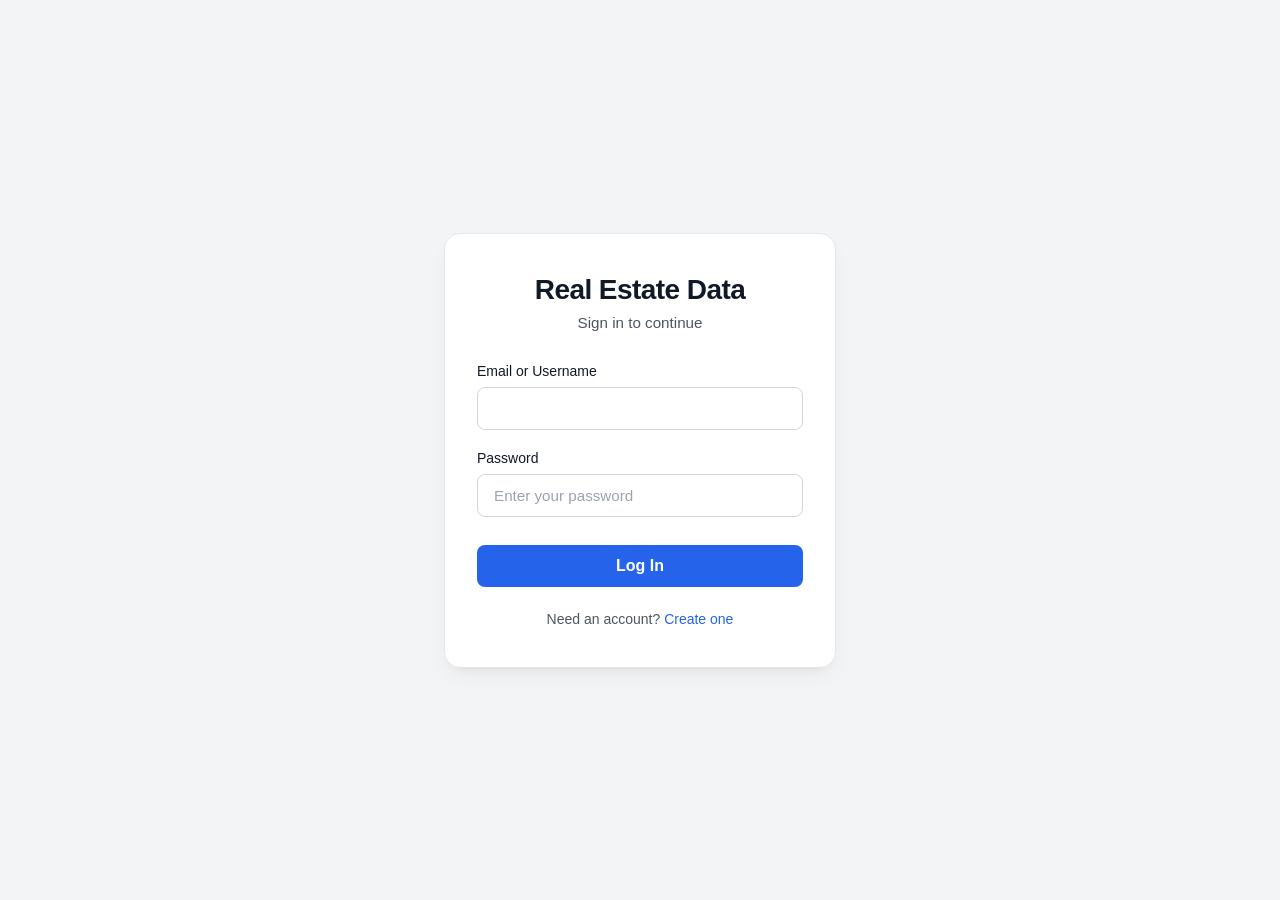
<file: index.html>
<!-- index.html -->
<!DOCTYPE html>
<html lang="en">
<head>
    <meta charset="UTF-8">
    <meta name="viewport" content="width=device-width, initial-scale=1.0">
    <title>Sign In</title>
    <link rel="stylesheet" href="styles.css">
    <script src="app.js" defer></script>
</head>
<body>

    <main class="container">
        <div class="login-card">
            <header class="card-header">
                <h1>Real Estate Data</h1>
                <p class="subtitle">Sign in to continue</p>
            </header>

            <p class="form-message" data-form-message role="status" aria-live="polite"></p>

            <form class="login-form" data-login-form>
                <div class="input-group">
                    <label for="email">Email or Username</label>
                    <input type="email" id="email" name="email" autocomplete="email" required>
                </div>

                <div class="input-group">
                    <label for="password">Password</label>
                    <input type="password" id="password" name="password" autocomplete="current-password" placeholder="Enter your password" required>
                </div>

                <button type="submit" class="submit-btn">Log In</button>
            </form>

            <footer class="card-footer">
                <span>Need an account? <a href="create_account.html">Create one</a></span>
            </footer>
        </div>
    </main>

</body>
</html>
</file>
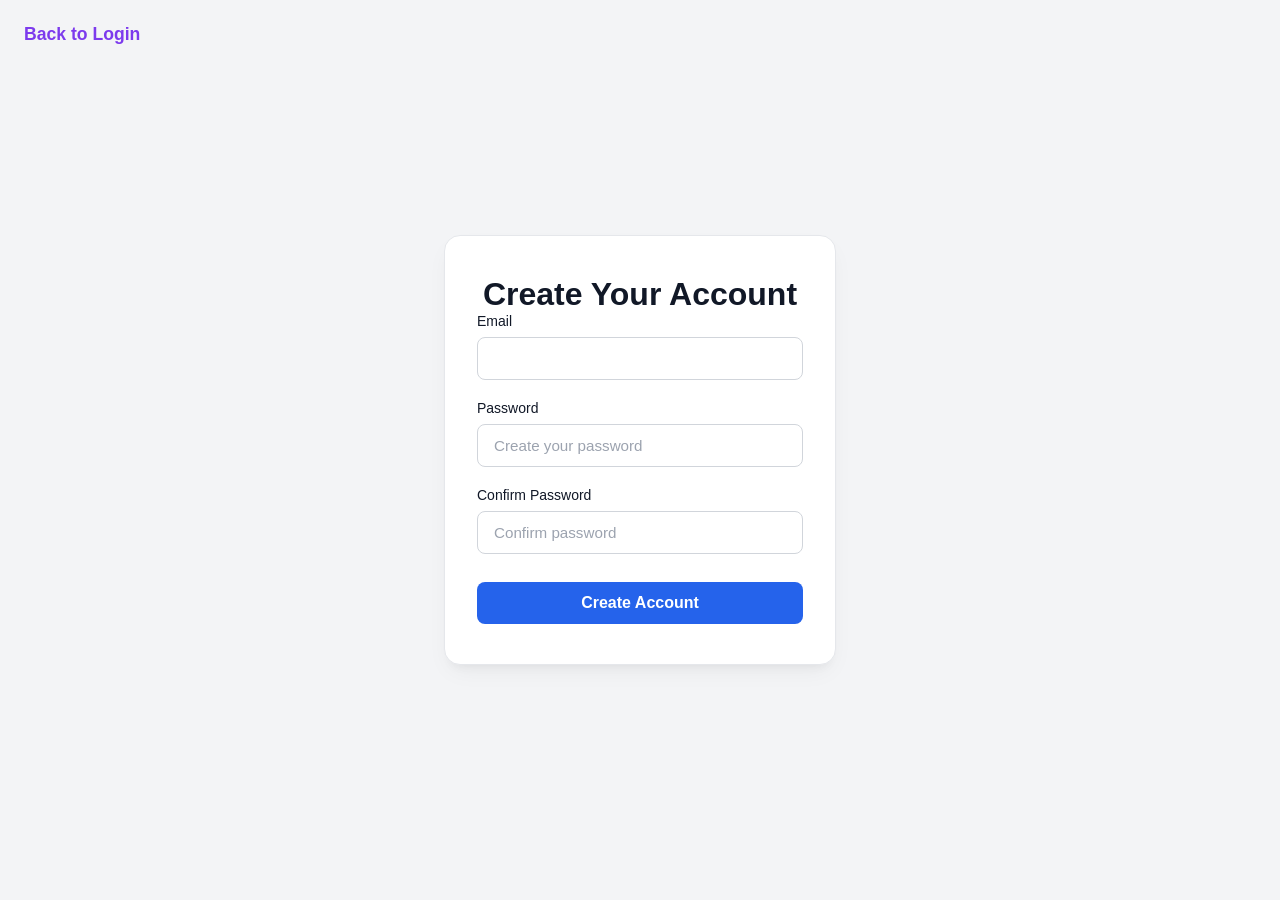
<file: create_account.html>
<!-- index.html -->
<!DOCTYPE html>
<html lang="en">
<head>
    <meta charset="UTF-8">
    <meta name="viewport" content="width=device-width, initial-scale=1.0">
    <title>Create Account</title>
    <link rel="stylesheet" href="styles.css">
    <script src="app.js" defer></script>
</head>
<body class="create-account-page">
    <nav class="landing-top-nav">
        <a href="index.html">Back to Login</a>
    </nav>
    <main class="container">
        <div class="login-card">
            <header>
                <h1>Create Your Account</h1>
            </header>

            <p class="form-message" data-form-message role="status" aria-live="polite"></p>

            <form class="login-form" data-register-form>
                <div class="input-group">
                    <label for="email">Email</label>
                    <input type="email" id="email" name="email" autocomplete="email" required>
                </div>

                <div class="input-group">
                    <label for="password">Password</label>
                    <input type="password" id="password" name="password" autocomplete="new-password" minlength="8" placeholder="Create your password" required>
                </div>

                <div class="input-group">
                    <label for="confirm-password">Confirm Password</label>
                    <input type="password" id="confirm-password" name="confirmPassword" autocomplete="new-password" minlength="8" placeholder="Confirm password" required>
                </div>
                <button type="submit" class="submit-btn">Create Account</button>
            </form>

        </div>
    </main>

</body>
</html>
</file>
<file: styles.css>
/* styles.css */
:root {
    --bg-global: #f3f4f6;
    --bg-card: #ffffff;
    --text-primary: #111827;
    --text-secondary: #4b5563;
    --text-muted: #9ca3af;
    --input-bg: #ffffff;
    --input-border: #d1d5db;
    --input-focus: #3b82f6;
    --btn-primary: #2563eb;
    --btn-hover: #1d4ed8;
    --card-shadow: 0 10px 25px -5px rgba(0, 0, 0, 0.05), 0 8px 10px -6px rgba(0, 0, 0, 0.05);
}

* {
    box-sizing: border-box;
    margin: 0;
    padding: 0;
}

body {
    background-color: var(--bg-global);
    color: var(--text-primary);
    font-family: -apple-system, BlinkMacSystemFont, "Segoe UI", Roboto, Helvetica, Arial, sans-serif;
    -webkit-font-smoothing: antialiased;
    display: flex;
    align-items: center;
    justify-content: center;
    min-height: 100vh;
    margin: 0;
}

.container {
    width: 100%;
    max-width: 440px;
    padding: 1.5rem;
}

.login-card {
    background-color: var(--bg-card);
    border: 1px solid #e5e7eb;
    border-radius: 16px;
    box-shadow: var(--card-shadow);
    padding: 2.5rem 2rem;
    text-align: center;
}

.card-header h1 {
    font-size: 1.75rem;
    font-weight: 700;
    letter-spacing: -0.02em;
    margin-bottom: 0.5rem;
}

.card-header .subtitle {
    color: var(--text-secondary);
    font-size: 0.95rem;
    margin-bottom: 2rem;
}

.login-form {
    text-align: left;
}

.input-group {
    margin-bottom: 1.25rem;
}

.input-group label {
    display: block;
    font-size: 0.875rem;
    font-weight: 500;
    margin-bottom: 0.5rem;
    color: var(--text-primary);
}

.input-group input {
    width: 100%;
    padding: 0.75rem 1rem;
    font-size: 0.95rem;
    background-color: var(--input-bg);
    border: 1px solid var(--input-border);
    border-radius: 8px;
    color: var(--text-primary);
    outline: none;
    transition: border-color 0.15s ease, box-shadow 0.15s ease;
}

.input-group input::placeholder {
    color: var(--text-muted);
}

.input-group input:focus {
    border-color: var(--input-focus);
    box-shadow: 0 0 0 3px rgba(59, 130, 246, 0.15);
}

.submit-btn {
    width: 100%;
    padding: 0.75rem;
    background-color: var(--btn-primary);
    color: #ffffff;
    border: none;
    border-radius: 8px;
    font-size: 1rem;
    font-weight: 600;
    cursor: pointer;
    margin-top: 0.5rem;
    transition: background-color 0.15s ease;
}

.submit-btn:hover {
    background-color: var(--btn-hover);
}

.submit-btn:disabled {
    cursor: wait;
    opacity: 0.7;
}

.form-message {
    min-height: 1.25rem;
    margin: 0 0 0.75rem;
    font-size: 0.875rem;
    text-align: left;
}

.form-message:empty {
    display: none;
}

.form-message[data-state="error"] {
    color: #b91c1c;
}

.form-message[data-state="success"] {
    color: #15803d;
}

.card-footer {
    margin-top: 1.5rem;
    font-size: 0.875rem;
    color: var(--text-secondary);
}

.card-footer a {
    color: var(--btn-primary);
    text-decoration: none;
    font-weight: 500;
}

.card-footer a:hover {
    text-decoration: underline;
}


.login-navbar {
    list-style-type: none;
    display: flex;
    flex-direction: row;
    justify-content: flex-start;
}


.login-navbar-item {
    margin: 10px;
}

.landing-top-nav {
    position: absolute;
    top: 24px;
    left: 24px;
}

.landing-top-nav a {
    color: #7c3aed;
    text-decoration: none;
    font-size: 1.1rem;
    font-weight: 600;
}

.dashboard-page {
    display: block;
    min-height: 100vh;
    background: #f4f6f4;
    color: #17231e;
    font-family: "Segoe UI", Tahoma, sans-serif;
}

.dashboard-header {
    height: 68px;
    padding: 0 5vw;
    display: flex;
    align-items: center;
    justify-content: space-between;
    background: #fff;
    border-bottom: 1px solid #e1e7e3;
}

.dashboard-brand,
.dashboard-exit {
    color: #173d32;
    text-decoration: none;
    font-weight: 700;
}

.dashboard-exit {
    color: #53665e;
    font-size: 0.9rem;
}

.dashboard-main {
    width: min(1440px, 100%);
    margin: 0 auto;
    padding: 42px 5vw 56px;
}

.dashboard-title-row {
    display: flex;
    align-items: end;
    justify-content: space-between;
    gap: 24px;
    margin-bottom: 26px;
}

.dashboard-eyebrow,
.filter-label {
    color: #567066;
    font-size: 0.7rem;
    font-weight: 700;
}

.dashboard-title-row h1 {
    margin-top: 7px;
    font-family: Georgia, "Times New Roman", serif;
    font-size: clamp(1.8rem, 3vw, 2.5rem);
    font-weight: 500;
}

.dashboard-subtitle,
.map-heading p {
    color: #65756e;
    font-size: 0.9rem;
}

.map-section {
    overflow: hidden;
    background: #fff;
    border: 1px solid #e1e7e3;
    border-radius: 8px;
}

.filter-toolbar {
    display: grid;
    grid-template-columns: repeat(6, minmax(0, 1fr));
    align-items: end;
    gap: 14px;
    padding: 18px 22px 14px;
    border-bottom: 1px solid #e8edea;
}

.filter-control {
    display: grid;
    min-width: 0;
    gap: 6px;
}

.filter-control > label,
.filter-control-label {
    color: #53665e;
    font-size: 0.76rem;
    font-weight: 700;
}

.filter-select,
.state-picker > summary {
    width: 100%;
    min-height: 38px;
    padding: 0 11px;
    border: 1px solid #d8e1dc;
    border-radius: 5px;
    background: #fff;
    color: #40564c;
    font: inherit;
    font-size: 0.82rem;
}

.filter-select:disabled {
    background: #f4f6f4;
    color: #8a9891;
}

.state-picker {
    position: relative;
}

.state-picker > summary {
    display: flex;
    align-items: center;
    justify-content: space-between;
    cursor: pointer;
    list-style: none;
}

.state-picker > summary::-webkit-details-marker {
    display: none;
}

.state-picker > summary::after {
    content: "▾";
    margin-left: 8px;
    color: #567066;
}

.state-picker[open] > summary::after {
    content: "▴";
}

.state-picker-menu {
    position: absolute;
    z-index: 5;
    top: calc(100% + 6px);
    right: 0;
    width: min(330px, calc(100vw - 48px));
    padding: 10px;
    border: 1px solid #d8e1dc;
    border-radius: 6px;
    background: #fff;
    box-shadow: 0 12px 28px rgba(23, 61, 50, 0.16);
}

.state-picker-actions {
    display: flex;
    gap: 12px;
    padding: 2px 6px 9px;
    border-bottom: 1px solid #e8edea;
}

.state-picker-actions button {
    padding: 2px 0;
    border: 0;
    background: transparent;
    color: #275d49;
    font: inherit;
    font-size: 0.78rem;
    font-weight: 700;
    cursor: pointer;
}

.state-picker-list {
    display: grid;
    max-height: 260px;
    grid-template-columns: repeat(2, minmax(0, 1fr));
    gap: 2px 8px;
    overflow-y: auto;
    padding-top: 7px;
}

.state-option {
    display: flex;
    min-width: 0;
    align-items: center;
    gap: 7px;
    padding: 5px 4px;
    border-radius: 4px;
    color: #40564c;
    font-size: 0.78rem;
    cursor: pointer;
}

.state-option:hover {
    background: #f2f6f3;
}

.state-option input {
    accent-color: #275d49;
}

.filter-placeholder {
    display: flex;
    min-height: 38px;
    align-items: center;
    padding: 0 11px;
    border: 1px dashed #d8e1dc;
    border-radius: 5px;
    color: #9aa69f;
    font-size: 0.78rem;
}

.filter-status {
    grid-column: 1 / -1;
    min-height: 1em;
    color: #65756e;
    font-size: 0.78rem;
}

.playback-toolbar {
    display: flex;
    min-height: 74px;
    align-items: center;
    gap: 22px;
    padding: 13px 22px;
    border-bottom: 1px solid #e8edea;
}

.playback-button {
    display: inline-flex;
    min-width: 104px;
    min-height: 40px;
    align-items: center;
    justify-content: center;
    gap: 9px;
    padding: 0 14px;
    border: 1px solid #1f5943;
    border-radius: 5px;
    background: #1f5943;
    color: #fff;
    font: inherit;
    font-size: 0.88rem;
    font-weight: 700;
    cursor: pointer;
}

.playback-button:hover:not(:disabled) {
    background: #174632;
}

.playback-button:disabled {
    border-color: #cbd5cf;
    background: #e5eae7;
    color: #84938b;
    cursor: not-allowed;
}

.playback-icon {
    font-size: 0.8rem;
}

.playback-range {
    display: flex;
    align-items: center;
    gap: 12px;
}

.playback-range label {
    display: flex;
    align-items: center;
    gap: 7px;
    color: #53665e;
    font-size: 0.8rem;
    font-weight: 700;
}

.playback-range .filter-select {
    width: 94px;
    min-height: 36px;
}

.playback-current {
    display: grid;
    gap: 2px;
    min-width: 54px;
}

.playback-current-label,
.legend-heading {
    color: #65756e;
    font-size: 0.62rem;
    font-weight: 700;
}

.playback-current output {
    color: #173d32;
    font-size: 1.1rem;
    font-weight: 700;
    font-variant-numeric: tabular-nums;
}

.map-legend {
    width: min(310px, 28vw);
    margin-left: auto;
}

.legend-heading {
    display: block;
    margin-bottom: 7px;
}

.legend-scale {
    display: grid;
    grid-template-columns: minmax(52px, auto) 1fr minmax(52px, auto);
    align-items: center;
    gap: 9px;
    color: #53665e;
    font-size: 0.68rem;
    font-variant-numeric: tabular-nums;
}

.legend-scale span:last-child {
    text-align: right;
}

.legend-gradient {
    height: 9px;
    border: 1px solid rgba(23, 35, 30, 0.12);
    border-radius: 5px;
    background: linear-gradient(to right, #1a9850 0%, #ffffbf 50%, #d73027 100%);
}

.filter-select:focus-visible,
.state-picker summary:focus-visible,
.state-picker button:focus-visible,
.state-option input:focus-visible,
.state-shape:focus-visible {
    outline: 3px solid #d39c47;
    outline-offset: 2px;
}

.map-heading {
    display: flex;
    align-items: baseline;
    justify-content: space-between;
    padding: 21px 24px 0;
}

.map-heading h2 {
    font-family: Georgia, "Times New Roman", serif;
    font-size: 1.25rem;
    font-weight: 500;
}

.us-map-wrap {
    position: relative;
    width: 100%;
    min-height: 300px;
    padding: 0 18px 20px;
}

.us-map {
    display: block;
    width: 100%;
    height: auto;
    overflow: visible;
}

.state-shape {
    fill: #b7d1c3;
    stroke: #fff;
    stroke-width: 1.15px;
    stroke-linejoin: round;
    vector-effect: non-scaling-stroke;
    transition: fill 120ms ease;
}

.state-shape:hover,
.state-shape:focus {
    stroke: #26392f;
    stroke-width: 2px;
    filter: brightness(0.82);
}

.state-shape.is-filtered-out {
    fill: #e3e8e5;
}

.state-shape.is-filtered-out:hover,
.state-shape.is-filtered-out:focus {
    filter: brightness(0.88);
}

.map-status {
    padding: 50px 20px;
    color: #65756e;
    text-align: center;
}

.map-status[data-error="true"] {
    color: #a33b30;
}

.map-tooltip {
    position: absolute;
    z-index: 2;
    display: grid;
    gap: 4px;
    width: 220px;
    padding: 12px 14px;
    border: 1px solid #d5dfd9;
    border-radius: 6px;
    background: #fff;
    box-shadow: 0 8px 22px rgba(23, 61, 50, 0.16);
    pointer-events: none;
}

.map-tooltip[hidden] {
    display: none;
}

.map-tooltip strong {
    color: #173d32;
    font-size: 0.9rem;
}

.map-tooltip span {
    color: #17231e;
    font-size: 1.1rem;
    font-weight: 700;
}

.map-tooltip small {
    color: #65756e;
    font-size: 0.75rem;
}

@media (max-width: 640px) {
    .dashboard-header {
        height: 58px;
    }

    .dashboard-main {
        padding: 28px 16px 36px;
    }

    .dashboard-title-row {
        align-items: start;
        flex-direction: column;
        gap: 8px;
    }

    .filter-toolbar {
        grid-template-columns: repeat(2, minmax(0, 1fr));
        gap: 12px;
        padding: 15px;
    }

    .filter-placeholder {
        min-height: 34px;
    }

    .playback-toolbar {
        align-items: flex-start;
        flex-wrap: wrap;
        gap: 14px;
        padding: 14px 15px;
    }

    .playback-button {
        min-width: 92px;
    }

    .playback-range {
        gap: 8px;
    }

    .playback-range label {
        gap: 5px;
    }

    .playback-range .filter-select {
        width: 78px;
        padding: 0 6px;
    }

    .map-legend {
        width: 100%;
        margin-left: 0;
    }

    .map-heading {
        align-items: flex-start;
        flex-direction: column;
        gap: 4px;
        padding: 17px 16px 0;
    }

    .us-map-wrap {
        min-height: 200px;
        padding: 0 6px 12px;
    }
}

@media (min-width: 641px) and (max-width: 1050px) {
    .filter-toolbar {
        grid-template-columns: repeat(3, minmax(0, 1fr));
    }
}
</file>
